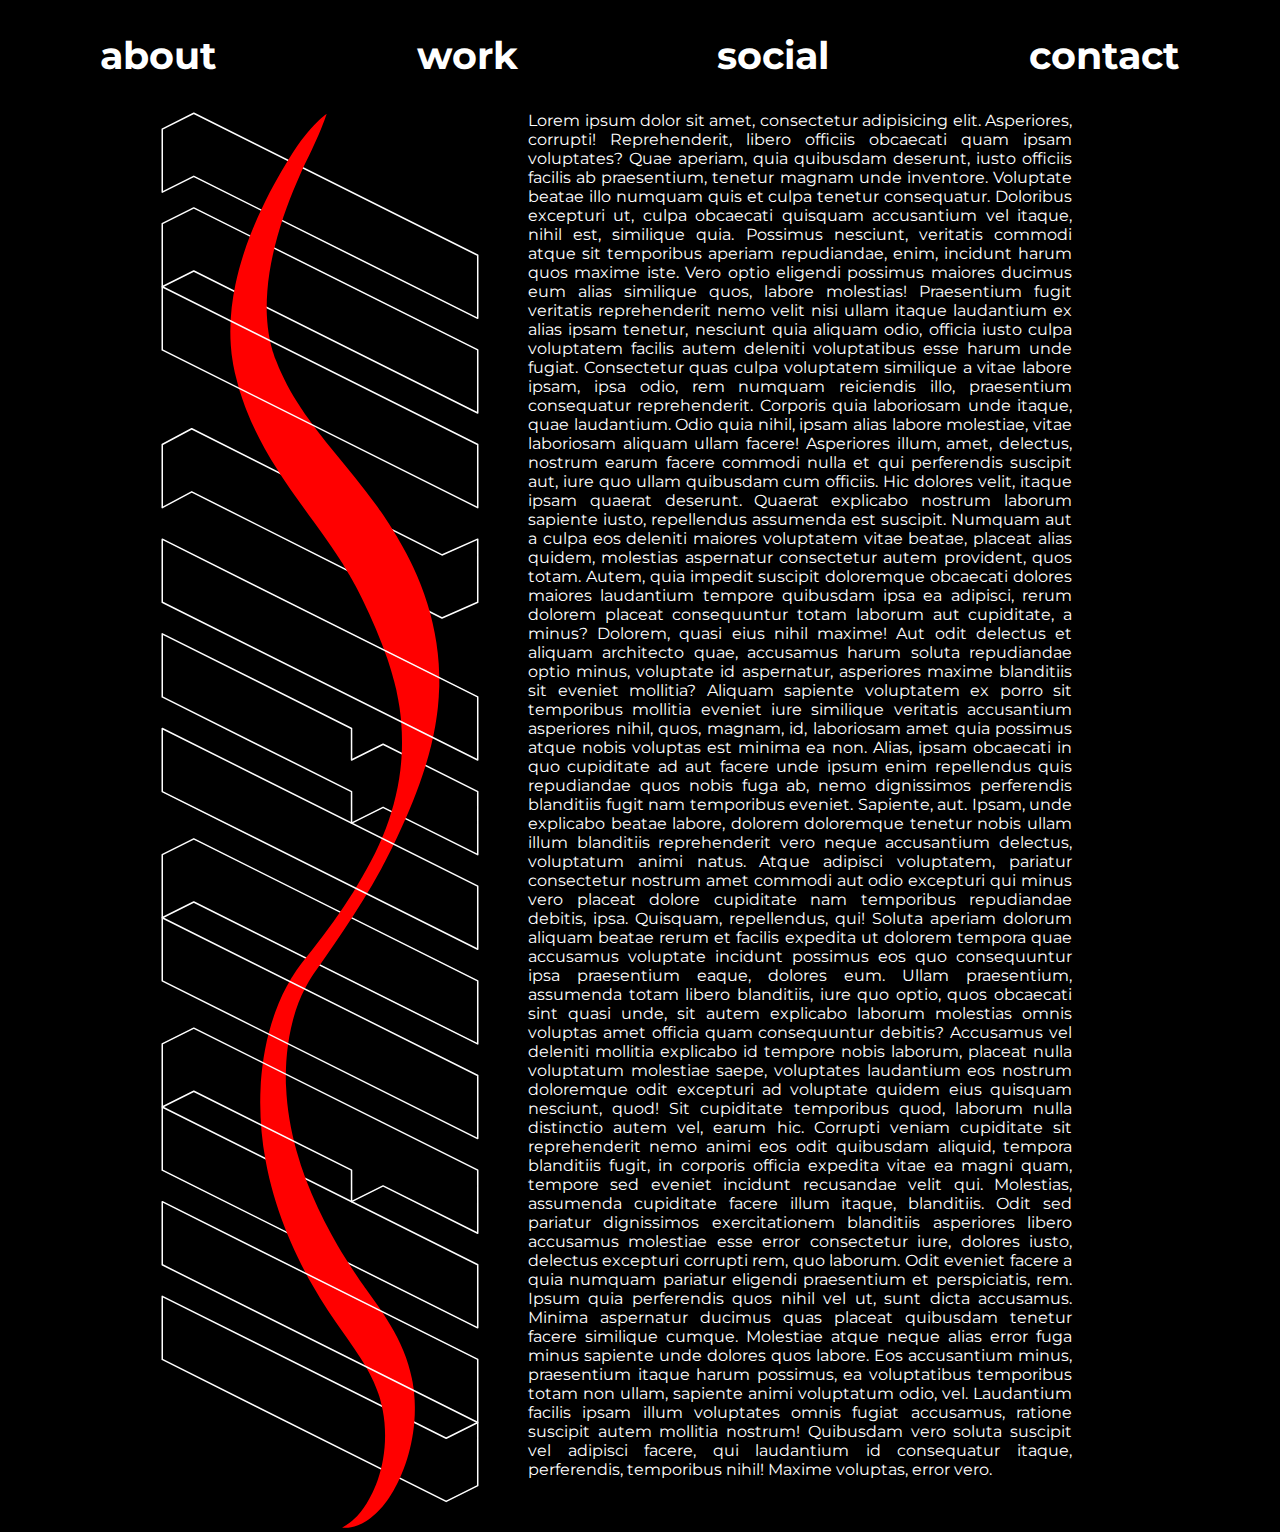
<file: p2/index.html>
<!DOCTYPE html>
<html lang="en">
<head>
	<meta charset="UTF-8">
	<meta name="viewport" content="width=device-width, user-scalable=no, initial-scale=1.0, maximum-scale=1.0, minimum-scale=1.0">
	<link rel="stylesheet" href="style2.css">
	<title>vankizm</title>
</head>
<body>
	<header>
		<nav>
			<h2><a href="index.html">about</a></h2>
			<h2><a href="work.html">work</a></h2>
			<h2><a href="social.html">social</a></h2>
			<h2><a href="contact.html">contact</a></h2>
		</nav>
	</header>
	<div class="pre">
		<div class="wrap">
			<svg viewBox="0 0 213 943.118" xml:space="preserve">
				<polygon class="st0" points="22.5,43.5 1.5,54 1.5,12 22.5,1.5 211.5,96 211.5,138 "/>
				<polygon class="st0" points="22.5,106.5 1.5,117 1.5,75 22.5,64.5 211.5,159 211.5,201 "/>
				<polygon class="st0" points="187.721,295.5 211.5,285 211.5,327 187.721,337.5 21.11,253.5 1.5,264 1.5,222 21.11,211.5 "/>
				<polygon class="st0" points="22.5,526.5 1.5,537 1.5,495 22.5,484.5 211.5,579 211.5,621 "/>
				<polygon class="st0" points="190.5,883.5 211.5,873 211.5,915 190.5,925.5 1.5,831 1.5,789 "/>
				<polygon class="st0" points="127.5,411 127.5,432 148.5,421.5 211.5,453 211.5,495 148.5,463.5 127.5,474 127.5,453 1.5,390 1.5,348 "/>
				<polygon class="st0" points="211.5,810 1.5,705 1.5,663 211.5,768 "/>
				<path class="st1" d="M121.098,943.016c0,0,0.207-0.119,0.614-0.354c0.402-0.235,1.036-0.541,1.808-1.029
					c1.512-0.941,3.712-2.461,6.182-4.836c1.259-1.135,2.514-2.632,3.858-4.227c1.306-1.672,2.65-3.539,3.981-5.659
					c1.31-2.147,2.614-4.518,3.868-7.133c0.623-1.31,1.231-2.682,1.828-4.105c0.144-0.359,0.289-0.721,0.435-1.085l0.22-0.547
					l0.055-0.137c-0.108,0.213,0.003-0.029-0.007-0.021l0.114-0.308c0.305-0.822,0.614-1.655,0.928-2.5
					c4.333-12.216,6.561-29.177,3.258-46.364c-0.112-0.532-0.224-1.066-0.336-1.603l-0.168-0.803l-0.083-0.402l-0.042-0.201
					c-0.069-0.45,0.048,0.391,0.014,0.215c-0.304-1.254-0.611-2.517-0.92-3.79l-0.224-0.958c-0.077-0.278-0.158-0.472-0.235-0.712
					c-0.153-0.457-0.307-0.915-0.461-1.375c-0.147-0.457-0.295-0.916-0.444-1.376c-0.189-0.51-0.379-1.022-0.569-1.536
					c-1.483-4.124-3.301-8.207-5.523-12.344c-4.411-8.275-10.301-16.755-17.007-26.261c-6.709-9.454-14.176-20.259-20.91-32.229
					c-1.73-2.915-3.326-5.989-4.977-9.046c-1.687-3.027-3.162-6.264-4.736-9.448c-3.081-6.421-6.022-13.087-8.688-20.033
					c-5.364-13.863-9.871-28.765-12.711-44.562c-2.888-15.761-4.12-32.388-3.216-49.118l0.067-1.567l0.034-0.784
					c0.002-0.098,0.026-0.569,0.032-0.543l0.032-0.368l0.255-2.945l0.125-1.475l0.17-1.599l0.355-3.222
					c0.245-2.14,0.576-4.18,0.863-6.274c0.358-2.074,0.698-4.151,1.097-6.219c1.609-8.269,3.854-16.427,6.72-24.334
					c2.82-7.929,6.464-15.518,10.739-22.62c0.543-0.882,1.067-1.777,1.627-2.645l1.736-2.559c1.122-1.734,2.419-3.315,3.641-4.957
					c2.373-3.026,4.752-6.059,7.135-9.097c9.479-12.085,18.61-24.659,26.952-37.948c4.168-6.644,8.126-13.474,11.794-20.503
					c3.672-6.987,7.08-14.321,9.891-21.751c5.705-14.971,9.4-30.973,10.455-46.868c0.581-7.93,0.456-15.817-0.127-23.452
					c-0.168-1.91-0.277-3.808-0.552-5.685l-0.353-2.807l-0.174-1.396l-0.232-1.385l-0.465-2.752l-0.221-1.368l-0.055-0.341
					c-0.01,0.042-0.054-0.576-0.037,0.008l-0.145-0.764l-0.578-3.055l-0.289-1.526l-0.144-0.763c-0.051-0.235-0.108-0.424-0.162-0.637
					c-0.455-1.675-0.799-3.273-1.246-4.969c-0.488-1.752-0.941-3.494-1.44-5.221c-0.518-1.719-1.035-3.435-1.552-5.149
					c-0.555-1.696-1.108-3.39-1.662-5.082c-2.286-6.732-4.848-13.298-7.583-19.75c-2.74-6.45-5.645-12.797-8.698-19.053
					c-0.745-1.571-1.55-3.114-2.322-4.671c-0.763-1.561-1.579-3.093-2.396-4.62l-1.218-2.292l-1.269-2.259l-1.265-2.256
					c0.052,0.083-0.34-0.585,0.078,0.116l-0.182-0.301l-0.363-0.602l-0.726-1.202c-0.972-1.599-1.93-3.205-2.879-4.813l-0.713-1.204
					l-0.66-1.019l-1.312-2.032c-0.875-1.361-1.748-2.718-2.62-4.073c-0.972-1.418-1.943-2.833-2.911-4.245
					c-3.833-5.674-7.911-11.328-12.014-16.953c-2.071-2.865-4.13-5.714-6.178-8.547c-2.083-2.905-4.162-5.706-6.212-8.648
					c-2.051-2.969-4.095-5.804-6.11-8.841c-2.018-2.995-4.032-5.926-5.949-9.057c-7.768-12.236-14.867-25.273-20.223-39.043
					c-1.435-3.356-2.539-6.938-3.714-10.395c-1.224-3.429-2.056-7.049-2.997-10.542c-0.228-0.876-0.456-1.751-0.683-2.623l-0.458-1.79
					l-0.229-1.189c-0.152-0.792-0.304-1.582-0.456-2.37c-0.153-0.825-0.298-1.458-0.464-2.569c-0.319-2.013-0.63-4.026-0.905-6
					c-0.172-1.847-0.344-3.685-0.515-5.513c-1.025-14.624,0.485-28.177,2.994-40.292c2.507-12.156,6.031-22.991,9.777-32.782
					c7.653-19.502,16.062-34.961,23.446-47.194c3.721-6.094,7.11-11.448,10.331-15.859c3.249-4.388,6.253-7.881,8.824-10.563
					c2.568-2.686,4.671-4.592,6.16-5.799c1.466-1.228,2.28-1.798,2.28-1.798s-1.268,4.217-4.253,11.338
					c-1.493,3.561-3.376,7.88-5.707,12.814c-2.317,4.944-5.134,10.478-7.975,16.867c-2.858,6.372-5.838,13.52-8.72,21.426
					c-2.89,7.896-5.643,16.588-7.939,25.96c-2.263,9.368-4.161,19.424-4.931,29.879c-0.368,5.216-0.576,10.531-0.298,15.824
					c0.249,5.294,0.846,10.573,1.837,15.724c0.277,1.271,0.556,2.548,0.836,3.833c0.323,1.124,0.64,2.217,0.936,3.328
					c0.105,0.463,0.411,1.352,0.639,2.075c0.243,0.756,0.487,1.513,0.731,2.273l0.367,1.14c0.152,0.545-0.105-0.418-0.041-0.233
					l0.099,0.244l0.198,0.488l0.789,1.956c1.077,2.601,2.002,5.269,3.32,7.808c1.242,2.567,2.336,5.206,3.801,7.72
					c1.389,2.544,2.71,5.122,4.313,7.62c0.761,1.262,1.525,2.53,2.292,3.803c0.756,1.274,1.654,2.504,2.475,3.764
					c0.837,1.253,1.677,2.51,2.521,3.772c0.894,1.248,1.792,2.5,2.693,3.756c0.907,1.255,1.783,2.523,2.721,3.78
					c0.958,1.251,1.919,2.507,2.883,3.767c3.848,5.03,7.942,10.161,12.207,15.35c4.34,5.324,8.732,10.712,13.173,16.159
					c4.47,5.665,9.052,11.434,13.571,17.684c1.123,1.566,2.248,3.136,3.376,4.71c1.153,1.709,2.308,3.423,3.466,5.14l1.735,2.595
					l0.866,1.299l0.736,1.185c0.985,1.578,1.966,3.164,2.936,4.765l0.731,1.198l0.366,0.6l0.183,0.3l0.425,0.731l1.516,2.672
					l1.517,2.679l1.471,2.734c0.984,1.822,1.965,3.652,2.898,5.532c0.949,1.867,1.906,3.729,2.779,5.668
					c3.611,7.654,6.818,15.721,9.449,24.166c2.632,8.441,4.71,17.252,6.07,26.307c0.295,2.274,0.591,4.55,0.887,6.829
					c0.226,2.297,0.416,4.603,0.611,6.896c0.135,2.313,0.214,4.637,0.316,6.943c0.064,2.376,0.089,4.879,0.082,7.295l-0.006,0.899
					l-0.041,0.78l-0.082,1.561l-0.164,3.124l-0.041,0.781c0.033,0.842-0.01,0.483-0.012,0.783l-0.034,0.434l-0.137,1.732l-0.296,3.454
					l-0.155,1.72l-0.216,1.712l-0.436,3.412c-0.258,2.273-0.674,4.515-1.043,6.752c-1.528,8.944-3.756,17.585-6.267,25.952
					c-5.101,16.732-11.62,32.316-18.673,47.316c-0.872,1.875-1.771,3.753-2.695,5.625c-0.916,1.883-1.824,3.749-2.733,5.526
					l-1.364,2.704l-1.428,2.774c-0.944,1.818-1.885,3.638-2.872,5.42c-3.889,7.176-7.978,14.166-12.195,21.007
					c-8.433,13.688-17.405,26.744-26.306,39.62c-2.22,3.215-4.528,6.407-6.658,9.553c-0.98,1.549-2.032,3.018-2.918,4.641l-1.38,2.378
					c-0.443,0.806-0.852,1.64-1.279,2.455c-3.399,6.545-6.004,13.601-7.962,20.841c-1.952,7.248-3.218,14.695-3.983,22.14
					c-0.184,1.864-0.313,3.733-0.463,5.589c-0.079,1.859-0.212,3.752-0.25,5.559l-0.05,2.695l-0.024,1.356l0.01,1.482l0.024,2.96
					l0.003,0.37c-0.003,0.272,0.007,0.047,0.014,0.195l0.039,0.692l0.077,1.381c0.596,14.715,3.151,28.951,6.848,42.421
					c3.704,13.482,8.684,26.178,14.238,38.099c2.825,5.936,5.693,11.747,8.772,17.309c1.553,2.774,3.051,5.545,4.665,8.219
					c1.587,2.689,3.11,5.39,4.775,7.958c1.632,2.585,3.228,5.212,4.874,7.592c1.646,2.444,3.129,4.82,4.983,7.399
					c0.882,1.265,1.761,2.524,2.635,3.777l0.651,0.942l0.526,0.74l1.3,1.814c1.724,2.424,3.498,4.825,5.228,7.309
					c6.957,9.82,13.761,20.443,18.651,32.365c2.471,5.913,4.344,12.184,5.614,18.415c0.16,0.779,0.318,1.556,0.477,2.329
					c0.13,0.846,0.26,1.689,0.39,2.529c0.123,0.837,0.245,1.671,0.367,2.502c0.055,0.405,0.126,0.85,0.166,1.219l0.078,0.99
					c0.093,1.319,0.184,2.628,0.276,3.928c-0.003-0.018,0.121,0.986,0.072,0.696l0.01,0.281l0.02,0.561l0.038,1.116
					c0.023,0.741,0.046,1.479,0.068,2.214c0.185,11.772-1.586,22.506-4.178,31.835c-1.3,4.674-2.86,8.996-4.495,13.005
					c-0.855,1.989-1.693,3.916-2.605,5.737c-0.223,0.458-0.445,0.913-0.665,1.366c-0.243,0.46-0.484,0.917-0.723,1.371
					c-0.24,0.451-0.478,0.9-0.715,1.345c-0.238,0.45-0.474,0.894-0.695,1.248c-0.45,0.755-0.893,1.5-1.331,2.235l-0.164,0.275
					c-0.056,0.104,0.011-0.039-0.147,0.268l-0.093,0.146l-0.37,0.582c-0.246,0.385-0.49,0.768-0.733,1.147
					c-0.987,1.504-1.98,2.929-3.013,4.243c-2.04,2.649-4.142,4.93-6.218,6.864c-2.086,1.929-4.166,3.483-6.123,4.75
					c-1.992,1.225-3.859,2.16-5.577,2.822c-3.438,1.33-6.163,1.661-7.99,1.742c-0.896,0.04-1.565-0.046-2.018-0.049
					C121.328,943.03,121.098,943.016,121.098,943.016z"/>
				<polygon class="st0" points="22.5,610.5 211.5,705 211.5,747 148.5,715.5 127.5,726 127.5,705 22.5,652.5 1.5,663 1.5,621 "/>
				<polygon class="st0" points="211.5,558 1.5,453 1.5,411 211.5,516 "/>
				<polygon class="st0" points="211.5,684 1.5,579 1.5,537 211.5,642 "/>
				<polygon class="st0" points="211.5,432 1.5,327 1.5,285 211.5,390 "/>
				<polygon class="st0" points="211.5,264 1.5,159 1.5,117 211.5,222 "/>
				<polygon class="st0" points="1.5,726 211.5,831 211.5,873 1.5,768 "/>
			</svg>
		</div>
		<div class="text">
			<p>
				Lorem ipsum dolor sit amet, consectetur adipisicing elit. Asperiores, corrupti! Reprehenderit, libero officiis obcaecati quam ipsam voluptates? Quae aperiam, quia quibusdam deserunt, iusto officiis facilis ab praesentium, tenetur magnam unde inventore. Voluptate beatae illo numquam quis et culpa tenetur consequatur. Doloribus excepturi ut, culpa obcaecati quisquam accusantium vel itaque, nihil est, similique quia. Possimus nesciunt, veritatis commodi atque sit temporibus aperiam repudiandae, enim, incidunt harum quos maxime iste. Vero optio eligendi possimus maiores ducimus eum alias similique quos, labore molestias! Praesentium fugit veritatis reprehenderit nemo velit nisi ullam itaque laudantium ex alias ipsam tenetur, nesciunt quia aliquam odio, officia iusto culpa voluptatem facilis autem deleniti voluptatibus esse harum unde fugiat. Consectetur quas culpa voluptatem similique a vitae labore ipsam, ipsa odio, rem numquam reiciendis illo, praesentium consequatur reprehenderit. Corporis quia laboriosam unde itaque, quae laudantium. Odio quia nihil, ipsam alias labore molestiae, vitae laboriosam aliquam ullam facere! Asperiores illum, amet, delectus, nostrum earum facere commodi nulla et qui perferendis suscipit aut, iure quo ullam quibusdam cum officiis. Hic dolores velit, itaque ipsam quaerat deserunt. Quaerat explicabo nostrum laborum sapiente iusto, repellendus assumenda est suscipit. Numquam aut a culpa eos deleniti maiores voluptatem vitae beatae, placeat alias quidem, molestias aspernatur consectetur autem provident, quos totam. Autem, quia impedit suscipit doloremque obcaecati dolores maiores laudantium tempore quibusdam ipsa ea adipisci, rerum dolorem placeat consequuntur totam laborum aut cupiditate, a minus? Dolorem, quasi eius nihil maxime! Aut odit delectus et aliquam architecto quae, accusamus harum soluta repudiandae optio minus, voluptate id aspernatur, asperiores maxime blanditiis sit eveniet mollitia? Aliquam sapiente voluptatem ex porro sit temporibus mollitia eveniet iure similique veritatis accusantium asperiores nihil, quos, magnam, id, laboriosam amet quia possimus atque nobis voluptas est minima ea non. Alias, ipsam obcaecati in quo cupiditate ad aut facere unde ipsum enim repellendus quis repudiandae quos nobis fuga ab, nemo dignissimos perferendis blanditiis fugit nam temporibus eveniet. Sapiente, aut. Ipsam, unde explicabo beatae labore, dolorem doloremque tenetur nobis ullam illum blanditiis reprehenderit vero neque accusantium delectus, voluptatum animi natus. Atque adipisci voluptatem, pariatur consectetur nostrum amet commodi aut odio excepturi qui minus vero placeat dolore cupiditate nam temporibus repudiandae debitis, ipsa. Quisquam, repellendus, qui! Soluta aperiam dolorum aliquam beatae rerum et facilis expedita ut dolorem tempora quae accusamus voluptate incidunt possimus eos quo consequuntur ipsa praesentium eaque, dolores eum. Ullam praesentium, assumenda totam libero blanditiis, iure quo optio, quos obcaecati sint quasi unde, sit autem explicabo laborum molestias omnis voluptas amet officia quam consequuntur debitis? Accusamus vel deleniti mollitia explicabo id tempore nobis laborum, placeat nulla voluptatum molestiae saepe, voluptates laudantium eos nostrum doloremque odit excepturi ad voluptate quidem eius quisquam nesciunt, quod! Sit cupiditate temporibus quod, laborum nulla distinctio autem vel, earum hic. Corrupti veniam cupiditate sit reprehenderit nemo animi eos odit quibusdam aliquid, tempora blanditiis fugit, in corporis officia expedita vitae ea magni quam, tempore sed eveniet incidunt recusandae velit qui. Molestias, assumenda cupiditate facere illum itaque, blanditiis. Odit sed pariatur dignissimos exercitationem blanditiis asperiores libero accusamus molestiae esse error consectetur iure, dolores iusto, delectus excepturi corrupti rem, quo laborum. Odit eveniet facere a quia numquam pariatur eligendi praesentium et perspiciatis, rem. Ipsum quia perferendis quos nihil vel ut, sunt dicta accusamus. Minima aspernatur ducimus quas placeat quibusdam tenetur facere similique cumque. Molestiae atque neque alias error fuga minus sapiente unde dolores quos labore. Eos accusantium minus, praesentium itaque harum possimus, ea voluptatibus temporibus totam non ullam, sapiente animi voluptatum odio, vel. Laudantium facilis ipsam illum voluptates omnis fugiat accusamus, ratione suscipit autem mollitia nostrum! Quibusdam vero soluta suscipit vel adipisci facere, qui laudantium id consequatur itaque, perferendis, temporibus nihil! Maxime voluptas, error vero.
			</p>
		</div>
	</div>
</body>
</html>
</file>
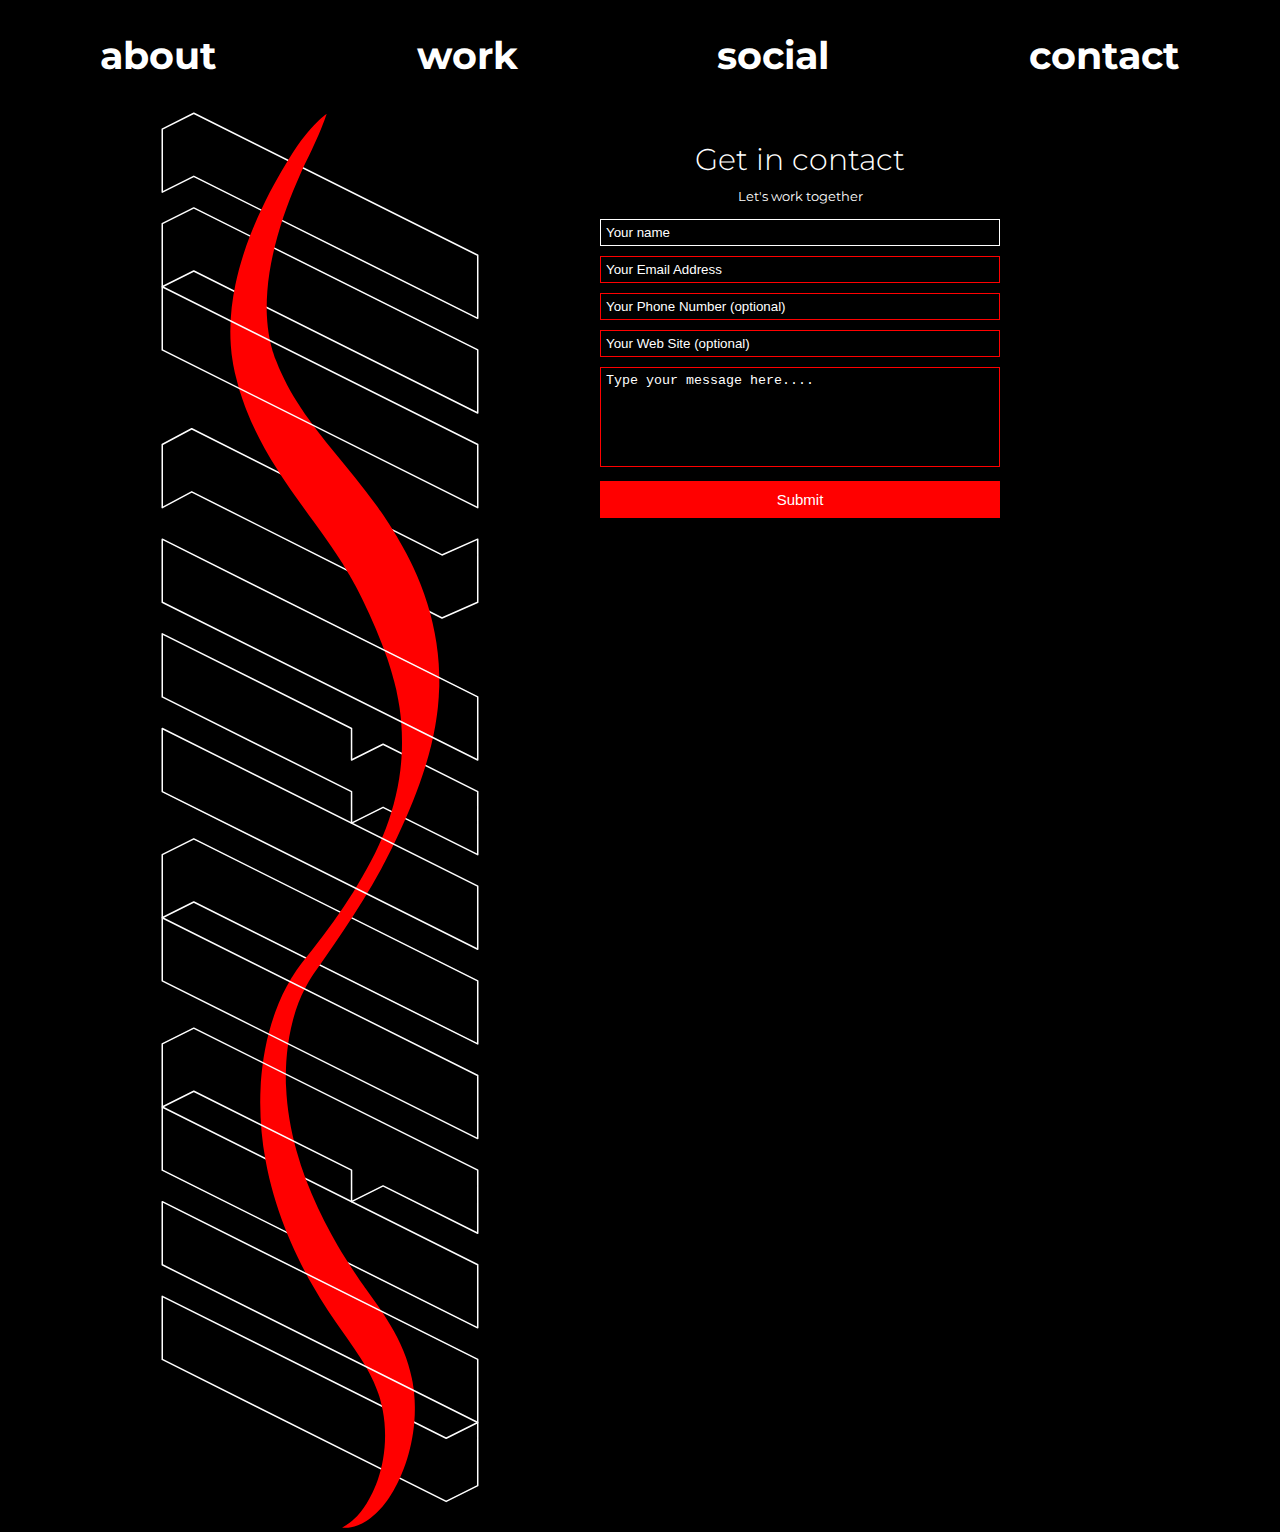
<file: p2/contact.html>
<!DOCTYPE html>
<html lang="en">
<head>
	<meta charset="UTF-8">
	<meta name="viewport" content="width=device-width, user-scalable=no, initial-scale=1.0, maximum-scale=1.0, minimum-scale=1.0">
	<link rel="stylesheet" href="style2.css">
	<title>vankizm</title>
</head>
<body>
	<header>
		<nav>
			<h2><a href="index.html">about</a></h2>
			<h2><a href="work.html">work</a></h2>
			<h2><a href="social.html">social</a></h2>
			<h2><a href="contact.html">contact</a></h2>
		</nav>
	</header>
	<div class="pre">
		<div class="wrap">
			<svg viewBox="0 0 213 943.118" xml:space="preserve">
				<polygon class="st0" points="22.5,43.5 1.5,54 1.5,12 22.5,1.5 211.5,96 211.5,138 "/>
				<polygon class="st0" points="22.5,106.5 1.5,117 1.5,75 22.5,64.5 211.5,159 211.5,201 "/>
				<polygon class="st0" points="187.721,295.5 211.5,285 211.5,327 187.721,337.5 21.11,253.5 1.5,264 1.5,222 21.11,211.5 "/>
				<polygon class="st0" points="22.5,526.5 1.5,537 1.5,495 22.5,484.5 211.5,579 211.5,621 "/>
				<polygon class="st0" points="190.5,883.5 211.5,873 211.5,915 190.5,925.5 1.5,831 1.5,789 "/>
				<polygon class="st0" points="127.5,411 127.5,432 148.5,421.5 211.5,453 211.5,495 148.5,463.5 127.5,474 127.5,453 1.5,390 1.5,348 "/>
				<polygon class="st0" points="211.5,810 1.5,705 1.5,663 211.5,768 "/>
				<path class="st1" d="M121.098,943.016c0,0,0.207-0.119,0.614-0.354c0.402-0.235,1.036-0.541,1.808-1.029
					c1.512-0.941,3.712-2.461,6.182-4.836c1.259-1.135,2.514-2.632,3.858-4.227c1.306-1.672,2.65-3.539,3.981-5.659
					c1.31-2.147,2.614-4.518,3.868-7.133c0.623-1.31,1.231-2.682,1.828-4.105c0.144-0.359,0.289-0.721,0.435-1.085l0.22-0.547
					l0.055-0.137c-0.108,0.213,0.003-0.029-0.007-0.021l0.114-0.308c0.305-0.822,0.614-1.655,0.928-2.5
					c4.333-12.216,6.561-29.177,3.258-46.364c-0.112-0.532-0.224-1.066-0.336-1.603l-0.168-0.803l-0.083-0.402l-0.042-0.201
					c-0.069-0.45,0.048,0.391,0.014,0.215c-0.304-1.254-0.611-2.517-0.92-3.79l-0.224-0.958c-0.077-0.278-0.158-0.472-0.235-0.712
					c-0.153-0.457-0.307-0.915-0.461-1.375c-0.147-0.457-0.295-0.916-0.444-1.376c-0.189-0.51-0.379-1.022-0.569-1.536
					c-1.483-4.124-3.301-8.207-5.523-12.344c-4.411-8.275-10.301-16.755-17.007-26.261c-6.709-9.454-14.176-20.259-20.91-32.229
					c-1.73-2.915-3.326-5.989-4.977-9.046c-1.687-3.027-3.162-6.264-4.736-9.448c-3.081-6.421-6.022-13.087-8.688-20.033
					c-5.364-13.863-9.871-28.765-12.711-44.562c-2.888-15.761-4.12-32.388-3.216-49.118l0.067-1.567l0.034-0.784
					c0.002-0.098,0.026-0.569,0.032-0.543l0.032-0.368l0.255-2.945l0.125-1.475l0.17-1.599l0.355-3.222
					c0.245-2.14,0.576-4.18,0.863-6.274c0.358-2.074,0.698-4.151,1.097-6.219c1.609-8.269,3.854-16.427,6.72-24.334
					c2.82-7.929,6.464-15.518,10.739-22.62c0.543-0.882,1.067-1.777,1.627-2.645l1.736-2.559c1.122-1.734,2.419-3.315,3.641-4.957
					c2.373-3.026,4.752-6.059,7.135-9.097c9.479-12.085,18.61-24.659,26.952-37.948c4.168-6.644,8.126-13.474,11.794-20.503
					c3.672-6.987,7.08-14.321,9.891-21.751c5.705-14.971,9.4-30.973,10.455-46.868c0.581-7.93,0.456-15.817-0.127-23.452
					c-0.168-1.91-0.277-3.808-0.552-5.685l-0.353-2.807l-0.174-1.396l-0.232-1.385l-0.465-2.752l-0.221-1.368l-0.055-0.341
					c-0.01,0.042-0.054-0.576-0.037,0.008l-0.145-0.764l-0.578-3.055l-0.289-1.526l-0.144-0.763c-0.051-0.235-0.108-0.424-0.162-0.637
					c-0.455-1.675-0.799-3.273-1.246-4.969c-0.488-1.752-0.941-3.494-1.44-5.221c-0.518-1.719-1.035-3.435-1.552-5.149
					c-0.555-1.696-1.108-3.39-1.662-5.082c-2.286-6.732-4.848-13.298-7.583-19.75c-2.74-6.45-5.645-12.797-8.698-19.053
					c-0.745-1.571-1.55-3.114-2.322-4.671c-0.763-1.561-1.579-3.093-2.396-4.62l-1.218-2.292l-1.269-2.259l-1.265-2.256
					c0.052,0.083-0.34-0.585,0.078,0.116l-0.182-0.301l-0.363-0.602l-0.726-1.202c-0.972-1.599-1.93-3.205-2.879-4.813l-0.713-1.204
					l-0.66-1.019l-1.312-2.032c-0.875-1.361-1.748-2.718-2.62-4.073c-0.972-1.418-1.943-2.833-2.911-4.245
					c-3.833-5.674-7.911-11.328-12.014-16.953c-2.071-2.865-4.13-5.714-6.178-8.547c-2.083-2.905-4.162-5.706-6.212-8.648
					c-2.051-2.969-4.095-5.804-6.11-8.841c-2.018-2.995-4.032-5.926-5.949-9.057c-7.768-12.236-14.867-25.273-20.223-39.043
					c-1.435-3.356-2.539-6.938-3.714-10.395c-1.224-3.429-2.056-7.049-2.997-10.542c-0.228-0.876-0.456-1.751-0.683-2.623l-0.458-1.79
					l-0.229-1.189c-0.152-0.792-0.304-1.582-0.456-2.37c-0.153-0.825-0.298-1.458-0.464-2.569c-0.319-2.013-0.63-4.026-0.905-6
					c-0.172-1.847-0.344-3.685-0.515-5.513c-1.025-14.624,0.485-28.177,2.994-40.292c2.507-12.156,6.031-22.991,9.777-32.782
					c7.653-19.502,16.062-34.961,23.446-47.194c3.721-6.094,7.11-11.448,10.331-15.859c3.249-4.388,6.253-7.881,8.824-10.563
					c2.568-2.686,4.671-4.592,6.16-5.799c1.466-1.228,2.28-1.798,2.28-1.798s-1.268,4.217-4.253,11.338
					c-1.493,3.561-3.376,7.88-5.707,12.814c-2.317,4.944-5.134,10.478-7.975,16.867c-2.858,6.372-5.838,13.52-8.72,21.426
					c-2.89,7.896-5.643,16.588-7.939,25.96c-2.263,9.368-4.161,19.424-4.931,29.879c-0.368,5.216-0.576,10.531-0.298,15.824
					c0.249,5.294,0.846,10.573,1.837,15.724c0.277,1.271,0.556,2.548,0.836,3.833c0.323,1.124,0.64,2.217,0.936,3.328
					c0.105,0.463,0.411,1.352,0.639,2.075c0.243,0.756,0.487,1.513,0.731,2.273l0.367,1.14c0.152,0.545-0.105-0.418-0.041-0.233
					l0.099,0.244l0.198,0.488l0.789,1.956c1.077,2.601,2.002,5.269,3.32,7.808c1.242,2.567,2.336,5.206,3.801,7.72
					c1.389,2.544,2.71,5.122,4.313,7.62c0.761,1.262,1.525,2.53,2.292,3.803c0.756,1.274,1.654,2.504,2.475,3.764
					c0.837,1.253,1.677,2.51,2.521,3.772c0.894,1.248,1.792,2.5,2.693,3.756c0.907,1.255,1.783,2.523,2.721,3.78
					c0.958,1.251,1.919,2.507,2.883,3.767c3.848,5.03,7.942,10.161,12.207,15.35c4.34,5.324,8.732,10.712,13.173,16.159
					c4.47,5.665,9.052,11.434,13.571,17.684c1.123,1.566,2.248,3.136,3.376,4.71c1.153,1.709,2.308,3.423,3.466,5.14l1.735,2.595
					l0.866,1.299l0.736,1.185c0.985,1.578,1.966,3.164,2.936,4.765l0.731,1.198l0.366,0.6l0.183,0.3l0.425,0.731l1.516,2.672
					l1.517,2.679l1.471,2.734c0.984,1.822,1.965,3.652,2.898,5.532c0.949,1.867,1.906,3.729,2.779,5.668
					c3.611,7.654,6.818,15.721,9.449,24.166c2.632,8.441,4.71,17.252,6.07,26.307c0.295,2.274,0.591,4.55,0.887,6.829
					c0.226,2.297,0.416,4.603,0.611,6.896c0.135,2.313,0.214,4.637,0.316,6.943c0.064,2.376,0.089,4.879,0.082,7.295l-0.006,0.899
					l-0.041,0.78l-0.082,1.561l-0.164,3.124l-0.041,0.781c0.033,0.842-0.01,0.483-0.012,0.783l-0.034,0.434l-0.137,1.732l-0.296,3.454
					l-0.155,1.72l-0.216,1.712l-0.436,3.412c-0.258,2.273-0.674,4.515-1.043,6.752c-1.528,8.944-3.756,17.585-6.267,25.952
					c-5.101,16.732-11.62,32.316-18.673,47.316c-0.872,1.875-1.771,3.753-2.695,5.625c-0.916,1.883-1.824,3.749-2.733,5.526
					l-1.364,2.704l-1.428,2.774c-0.944,1.818-1.885,3.638-2.872,5.42c-3.889,7.176-7.978,14.166-12.195,21.007
					c-8.433,13.688-17.405,26.744-26.306,39.62c-2.22,3.215-4.528,6.407-6.658,9.553c-0.98,1.549-2.032,3.018-2.918,4.641l-1.38,2.378
					c-0.443,0.806-0.852,1.64-1.279,2.455c-3.399,6.545-6.004,13.601-7.962,20.841c-1.952,7.248-3.218,14.695-3.983,22.14
					c-0.184,1.864-0.313,3.733-0.463,5.589c-0.079,1.859-0.212,3.752-0.25,5.559l-0.05,2.695l-0.024,1.356l0.01,1.482l0.024,2.96
					l0.003,0.37c-0.003,0.272,0.007,0.047,0.014,0.195l0.039,0.692l0.077,1.381c0.596,14.715,3.151,28.951,6.848,42.421
					c3.704,13.482,8.684,26.178,14.238,38.099c2.825,5.936,5.693,11.747,8.772,17.309c1.553,2.774,3.051,5.545,4.665,8.219
					c1.587,2.689,3.11,5.39,4.775,7.958c1.632,2.585,3.228,5.212,4.874,7.592c1.646,2.444,3.129,4.82,4.983,7.399
					c0.882,1.265,1.761,2.524,2.635,3.777l0.651,0.942l0.526,0.74l1.3,1.814c1.724,2.424,3.498,4.825,5.228,7.309
					c6.957,9.82,13.761,20.443,18.651,32.365c2.471,5.913,4.344,12.184,5.614,18.415c0.16,0.779,0.318,1.556,0.477,2.329
					c0.13,0.846,0.26,1.689,0.39,2.529c0.123,0.837,0.245,1.671,0.367,2.502c0.055,0.405,0.126,0.85,0.166,1.219l0.078,0.99
					c0.093,1.319,0.184,2.628,0.276,3.928c-0.003-0.018,0.121,0.986,0.072,0.696l0.01,0.281l0.02,0.561l0.038,1.116
					c0.023,0.741,0.046,1.479,0.068,2.214c0.185,11.772-1.586,22.506-4.178,31.835c-1.3,4.674-2.86,8.996-4.495,13.005
					c-0.855,1.989-1.693,3.916-2.605,5.737c-0.223,0.458-0.445,0.913-0.665,1.366c-0.243,0.46-0.484,0.917-0.723,1.371
					c-0.24,0.451-0.478,0.9-0.715,1.345c-0.238,0.45-0.474,0.894-0.695,1.248c-0.45,0.755-0.893,1.5-1.331,2.235l-0.164,0.275
					c-0.056,0.104,0.011-0.039-0.147,0.268l-0.093,0.146l-0.37,0.582c-0.246,0.385-0.49,0.768-0.733,1.147
					c-0.987,1.504-1.98,2.929-3.013,4.243c-2.04,2.649-4.142,4.93-6.218,6.864c-2.086,1.929-4.166,3.483-6.123,4.75
					c-1.992,1.225-3.859,2.16-5.577,2.822c-3.438,1.33-6.163,1.661-7.99,1.742c-0.896,0.04-1.565-0.046-2.018-0.049
					C121.328,943.03,121.098,943.016,121.098,943.016z"/>
				<polygon class="st0" points="22.5,610.5 211.5,705 211.5,747 148.5,715.5 127.5,726 127.5,705 22.5,652.5 1.5,663 1.5,621 "/>
				<polygon class="st0" points="211.5,558 1.5,453 1.5,411 211.5,516 "/>
				<polygon class="st0" points="211.5,684 1.5,579 1.5,537 211.5,642 "/>
				<polygon class="st0" points="211.5,432 1.5,327 1.5,285 211.5,390 "/>
				<polygon class="st0" points="211.5,264 1.5,159 1.5,117 211.5,222 "/>
				<polygon class="st0" points="1.5,726 211.5,831 211.5,873 1.5,768 "/>
			</svg>
		</div>
		<div class="text">
			<div class="container">  
  <form id="contact" action="" method="post">
    <h3>Get in contact</h3>
    <h4>Let's work together</h4>
    <fieldset>
      <input placeholder="Your name" type="text" tabindex="1" required autofocus>
    </fieldset>
    <fieldset>
      <input placeholder="Your Email Address" type="email" tabindex="2" required>
    </fieldset>
    <fieldset>
      <input placeholder="Your Phone Number (optional)" type="tel" tabindex="3" required>
    </fieldset>
    <fieldset>
      <input placeholder="Your Web Site (optional)" type="url" tabindex="4" required>
    </fieldset>
    <fieldset>
      <textarea placeholder="Type your message here...." tabindex="5" required></textarea>
    </fieldset>
    <fieldset>
      <button name="submit" type="submit" id="contact-submit" data-submit="...Sending">Submit</button>
    </fieldset>
  </form>
</div>
		</div>
	</div>
</body>
</html>
</file>
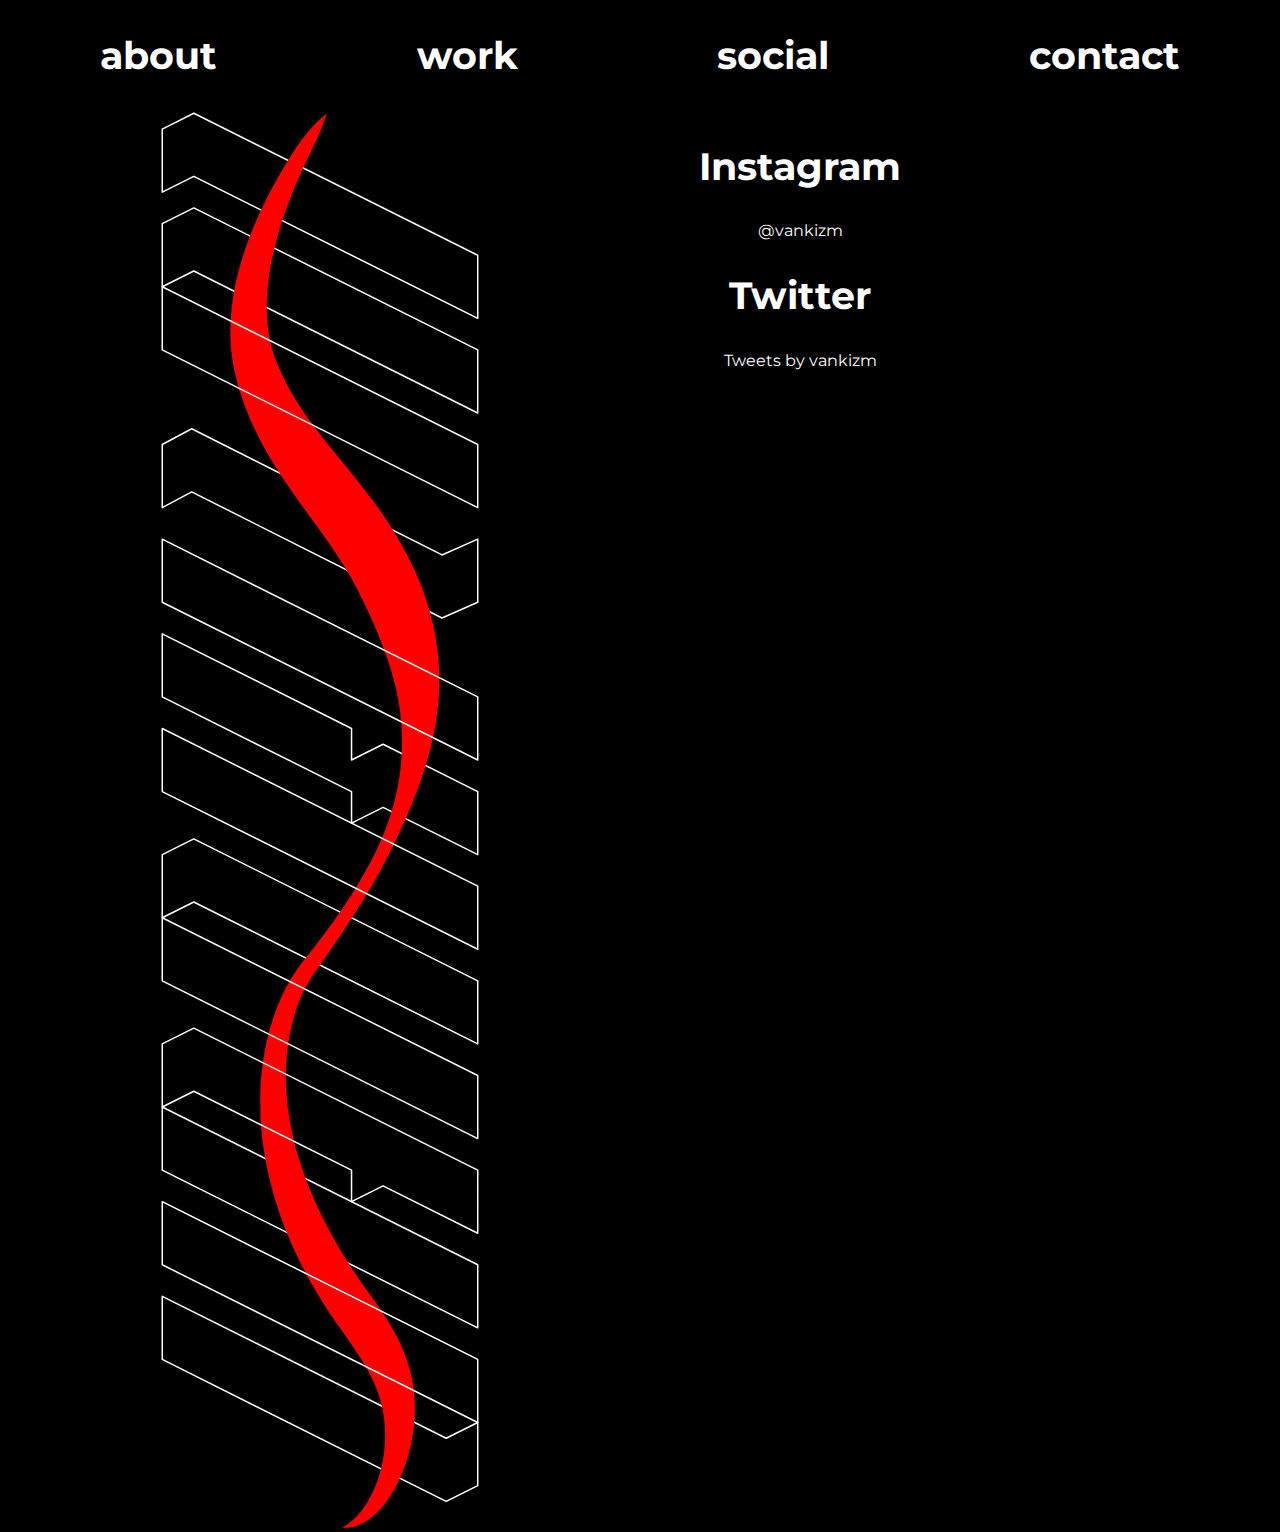
<file: p2/social.html>
<!DOCTYPE html>
<html lang="en">
<head>
	<meta charset="UTF-8">
	<meta name="viewport" content="width=device-width, user-scalable=no, initial-scale=1.0, maximum-scale=1.0, minimum-scale=1.0">
	<link rel="stylesheet" href="style2.css">
	<title>vankizm</title>
</head>
<body>
	<header>
		<nav>
			<h2><a href="index.html">about</a></h2>
			<h2><a href="work.html">work</a></h2>
			<h2><a href="social.html">social</a></h2>
			<h2><a href="contact.html">contact</a></h2>
		</nav>
	</header>
	<div class="pre">
		<div class="wrap">
			<svg viewBox="0 0 213 943.118" xml:space="preserve">
				<polygon class="st0" points="22.5,43.5 1.5,54 1.5,12 22.5,1.5 211.5,96 211.5,138 "/>
				<polygon class="st0" points="22.5,106.5 1.5,117 1.5,75 22.5,64.5 211.5,159 211.5,201 "/>
				<polygon class="st0" points="187.721,295.5 211.5,285 211.5,327 187.721,337.5 21.11,253.5 1.5,264 1.5,222 21.11,211.5 "/>
				<polygon class="st0" points="22.5,526.5 1.5,537 1.5,495 22.5,484.5 211.5,579 211.5,621 "/>
				<polygon class="st0" points="190.5,883.5 211.5,873 211.5,915 190.5,925.5 1.5,831 1.5,789 "/>
				<polygon class="st0" points="127.5,411 127.5,432 148.5,421.5 211.5,453 211.5,495 148.5,463.5 127.5,474 127.5,453 1.5,390 1.5,348 "/>
				<polygon class="st0" points="211.5,810 1.5,705 1.5,663 211.5,768 "/>
				<path class="st1" d="M121.098,943.016c0,0,0.207-0.119,0.614-0.354c0.402-0.235,1.036-0.541,1.808-1.029
					c1.512-0.941,3.712-2.461,6.182-4.836c1.259-1.135,2.514-2.632,3.858-4.227c1.306-1.672,2.65-3.539,3.981-5.659
					c1.31-2.147,2.614-4.518,3.868-7.133c0.623-1.31,1.231-2.682,1.828-4.105c0.144-0.359,0.289-0.721,0.435-1.085l0.22-0.547
					l0.055-0.137c-0.108,0.213,0.003-0.029-0.007-0.021l0.114-0.308c0.305-0.822,0.614-1.655,0.928-2.5
					c4.333-12.216,6.561-29.177,3.258-46.364c-0.112-0.532-0.224-1.066-0.336-1.603l-0.168-0.803l-0.083-0.402l-0.042-0.201
					c-0.069-0.45,0.048,0.391,0.014,0.215c-0.304-1.254-0.611-2.517-0.92-3.79l-0.224-0.958c-0.077-0.278-0.158-0.472-0.235-0.712
					c-0.153-0.457-0.307-0.915-0.461-1.375c-0.147-0.457-0.295-0.916-0.444-1.376c-0.189-0.51-0.379-1.022-0.569-1.536
					c-1.483-4.124-3.301-8.207-5.523-12.344c-4.411-8.275-10.301-16.755-17.007-26.261c-6.709-9.454-14.176-20.259-20.91-32.229
					c-1.73-2.915-3.326-5.989-4.977-9.046c-1.687-3.027-3.162-6.264-4.736-9.448c-3.081-6.421-6.022-13.087-8.688-20.033
					c-5.364-13.863-9.871-28.765-12.711-44.562c-2.888-15.761-4.12-32.388-3.216-49.118l0.067-1.567l0.034-0.784
					c0.002-0.098,0.026-0.569,0.032-0.543l0.032-0.368l0.255-2.945l0.125-1.475l0.17-1.599l0.355-3.222
					c0.245-2.14,0.576-4.18,0.863-6.274c0.358-2.074,0.698-4.151,1.097-6.219c1.609-8.269,3.854-16.427,6.72-24.334
					c2.82-7.929,6.464-15.518,10.739-22.62c0.543-0.882,1.067-1.777,1.627-2.645l1.736-2.559c1.122-1.734,2.419-3.315,3.641-4.957
					c2.373-3.026,4.752-6.059,7.135-9.097c9.479-12.085,18.61-24.659,26.952-37.948c4.168-6.644,8.126-13.474,11.794-20.503
					c3.672-6.987,7.08-14.321,9.891-21.751c5.705-14.971,9.4-30.973,10.455-46.868c0.581-7.93,0.456-15.817-0.127-23.452
					c-0.168-1.91-0.277-3.808-0.552-5.685l-0.353-2.807l-0.174-1.396l-0.232-1.385l-0.465-2.752l-0.221-1.368l-0.055-0.341
					c-0.01,0.042-0.054-0.576-0.037,0.008l-0.145-0.764l-0.578-3.055l-0.289-1.526l-0.144-0.763c-0.051-0.235-0.108-0.424-0.162-0.637
					c-0.455-1.675-0.799-3.273-1.246-4.969c-0.488-1.752-0.941-3.494-1.44-5.221c-0.518-1.719-1.035-3.435-1.552-5.149
					c-0.555-1.696-1.108-3.39-1.662-5.082c-2.286-6.732-4.848-13.298-7.583-19.75c-2.74-6.45-5.645-12.797-8.698-19.053
					c-0.745-1.571-1.55-3.114-2.322-4.671c-0.763-1.561-1.579-3.093-2.396-4.62l-1.218-2.292l-1.269-2.259l-1.265-2.256
					c0.052,0.083-0.34-0.585,0.078,0.116l-0.182-0.301l-0.363-0.602l-0.726-1.202c-0.972-1.599-1.93-3.205-2.879-4.813l-0.713-1.204
					l-0.66-1.019l-1.312-2.032c-0.875-1.361-1.748-2.718-2.62-4.073c-0.972-1.418-1.943-2.833-2.911-4.245
					c-3.833-5.674-7.911-11.328-12.014-16.953c-2.071-2.865-4.13-5.714-6.178-8.547c-2.083-2.905-4.162-5.706-6.212-8.648
					c-2.051-2.969-4.095-5.804-6.11-8.841c-2.018-2.995-4.032-5.926-5.949-9.057c-7.768-12.236-14.867-25.273-20.223-39.043
					c-1.435-3.356-2.539-6.938-3.714-10.395c-1.224-3.429-2.056-7.049-2.997-10.542c-0.228-0.876-0.456-1.751-0.683-2.623l-0.458-1.79
					l-0.229-1.189c-0.152-0.792-0.304-1.582-0.456-2.37c-0.153-0.825-0.298-1.458-0.464-2.569c-0.319-2.013-0.63-4.026-0.905-6
					c-0.172-1.847-0.344-3.685-0.515-5.513c-1.025-14.624,0.485-28.177,2.994-40.292c2.507-12.156,6.031-22.991,9.777-32.782
					c7.653-19.502,16.062-34.961,23.446-47.194c3.721-6.094,7.11-11.448,10.331-15.859c3.249-4.388,6.253-7.881,8.824-10.563
					c2.568-2.686,4.671-4.592,6.16-5.799c1.466-1.228,2.28-1.798,2.28-1.798s-1.268,4.217-4.253,11.338
					c-1.493,3.561-3.376,7.88-5.707,12.814c-2.317,4.944-5.134,10.478-7.975,16.867c-2.858,6.372-5.838,13.52-8.72,21.426
					c-2.89,7.896-5.643,16.588-7.939,25.96c-2.263,9.368-4.161,19.424-4.931,29.879c-0.368,5.216-0.576,10.531-0.298,15.824
					c0.249,5.294,0.846,10.573,1.837,15.724c0.277,1.271,0.556,2.548,0.836,3.833c0.323,1.124,0.64,2.217,0.936,3.328
					c0.105,0.463,0.411,1.352,0.639,2.075c0.243,0.756,0.487,1.513,0.731,2.273l0.367,1.14c0.152,0.545-0.105-0.418-0.041-0.233
					l0.099,0.244l0.198,0.488l0.789,1.956c1.077,2.601,2.002,5.269,3.32,7.808c1.242,2.567,2.336,5.206,3.801,7.72
					c1.389,2.544,2.71,5.122,4.313,7.62c0.761,1.262,1.525,2.53,2.292,3.803c0.756,1.274,1.654,2.504,2.475,3.764
					c0.837,1.253,1.677,2.51,2.521,3.772c0.894,1.248,1.792,2.5,2.693,3.756c0.907,1.255,1.783,2.523,2.721,3.78
					c0.958,1.251,1.919,2.507,2.883,3.767c3.848,5.03,7.942,10.161,12.207,15.35c4.34,5.324,8.732,10.712,13.173,16.159
					c4.47,5.665,9.052,11.434,13.571,17.684c1.123,1.566,2.248,3.136,3.376,4.71c1.153,1.709,2.308,3.423,3.466,5.14l1.735,2.595
					l0.866,1.299l0.736,1.185c0.985,1.578,1.966,3.164,2.936,4.765l0.731,1.198l0.366,0.6l0.183,0.3l0.425,0.731l1.516,2.672
					l1.517,2.679l1.471,2.734c0.984,1.822,1.965,3.652,2.898,5.532c0.949,1.867,1.906,3.729,2.779,5.668
					c3.611,7.654,6.818,15.721,9.449,24.166c2.632,8.441,4.71,17.252,6.07,26.307c0.295,2.274,0.591,4.55,0.887,6.829
					c0.226,2.297,0.416,4.603,0.611,6.896c0.135,2.313,0.214,4.637,0.316,6.943c0.064,2.376,0.089,4.879,0.082,7.295l-0.006,0.899
					l-0.041,0.78l-0.082,1.561l-0.164,3.124l-0.041,0.781c0.033,0.842-0.01,0.483-0.012,0.783l-0.034,0.434l-0.137,1.732l-0.296,3.454
					l-0.155,1.72l-0.216,1.712l-0.436,3.412c-0.258,2.273-0.674,4.515-1.043,6.752c-1.528,8.944-3.756,17.585-6.267,25.952
					c-5.101,16.732-11.62,32.316-18.673,47.316c-0.872,1.875-1.771,3.753-2.695,5.625c-0.916,1.883-1.824,3.749-2.733,5.526
					l-1.364,2.704l-1.428,2.774c-0.944,1.818-1.885,3.638-2.872,5.42c-3.889,7.176-7.978,14.166-12.195,21.007
					c-8.433,13.688-17.405,26.744-26.306,39.62c-2.22,3.215-4.528,6.407-6.658,9.553c-0.98,1.549-2.032,3.018-2.918,4.641l-1.38,2.378
					c-0.443,0.806-0.852,1.64-1.279,2.455c-3.399,6.545-6.004,13.601-7.962,20.841c-1.952,7.248-3.218,14.695-3.983,22.14
					c-0.184,1.864-0.313,3.733-0.463,5.589c-0.079,1.859-0.212,3.752-0.25,5.559l-0.05,2.695l-0.024,1.356l0.01,1.482l0.024,2.96
					l0.003,0.37c-0.003,0.272,0.007,0.047,0.014,0.195l0.039,0.692l0.077,1.381c0.596,14.715,3.151,28.951,6.848,42.421
					c3.704,13.482,8.684,26.178,14.238,38.099c2.825,5.936,5.693,11.747,8.772,17.309c1.553,2.774,3.051,5.545,4.665,8.219
					c1.587,2.689,3.11,5.39,4.775,7.958c1.632,2.585,3.228,5.212,4.874,7.592c1.646,2.444,3.129,4.82,4.983,7.399
					c0.882,1.265,1.761,2.524,2.635,3.777l0.651,0.942l0.526,0.74l1.3,1.814c1.724,2.424,3.498,4.825,5.228,7.309
					c6.957,9.82,13.761,20.443,18.651,32.365c2.471,5.913,4.344,12.184,5.614,18.415c0.16,0.779,0.318,1.556,0.477,2.329
					c0.13,0.846,0.26,1.689,0.39,2.529c0.123,0.837,0.245,1.671,0.367,2.502c0.055,0.405,0.126,0.85,0.166,1.219l0.078,0.99
					c0.093,1.319,0.184,2.628,0.276,3.928c-0.003-0.018,0.121,0.986,0.072,0.696l0.01,0.281l0.02,0.561l0.038,1.116
					c0.023,0.741,0.046,1.479,0.068,2.214c0.185,11.772-1.586,22.506-4.178,31.835c-1.3,4.674-2.86,8.996-4.495,13.005
					c-0.855,1.989-1.693,3.916-2.605,5.737c-0.223,0.458-0.445,0.913-0.665,1.366c-0.243,0.46-0.484,0.917-0.723,1.371
					c-0.24,0.451-0.478,0.9-0.715,1.345c-0.238,0.45-0.474,0.894-0.695,1.248c-0.45,0.755-0.893,1.5-1.331,2.235l-0.164,0.275
					c-0.056,0.104,0.011-0.039-0.147,0.268l-0.093,0.146l-0.37,0.582c-0.246,0.385-0.49,0.768-0.733,1.147
					c-0.987,1.504-1.98,2.929-3.013,4.243c-2.04,2.649-4.142,4.93-6.218,6.864c-2.086,1.929-4.166,3.483-6.123,4.75
					c-1.992,1.225-3.859,2.16-5.577,2.822c-3.438,1.33-6.163,1.661-7.99,1.742c-0.896,0.04-1.565-0.046-2.018-0.049
					C121.328,943.03,121.098,943.016,121.098,943.016z"/>
				<polygon class="st0" points="22.5,610.5 211.5,705 211.5,747 148.5,715.5 127.5,726 127.5,705 22.5,652.5 1.5,663 1.5,621 "/>
				<polygon class="st0" points="211.5,558 1.5,453 1.5,411 211.5,516 "/>
				<polygon class="st0" points="211.5,684 1.5,579 1.5,537 211.5,642 "/>
				<polygon class="st0" points="211.5,432 1.5,327 1.5,285 211.5,390 "/>
				<polygon class="st0" points="211.5,264 1.5,159 1.5,117 211.5,222 "/>
				<polygon class="st0" points="1.5,726 211.5,831 211.5,873 1.5,768 "/>
			</svg>
		</div>
		<div class="text">
			<div class="insta">
				<h2>Instagram</h2>
				<a href="https://instawidget.net/v/user/vankizm" id="link-94cd10380a0c4184e67acffe5d3a616e9440247a5e9ffadc0b8cf0b52824c809">@vankizm</a>
				<script src="https://instawidget.net/js/instawidget.js?u=94cd10380a0c4184e67acffe5d3a616e9440247a5e9ffadc0b8cf0b52824c809&width=100%"></script>
			</div>
			<div class="twitter">
				<h2>Twitter</h2>
				<a class="twitter-timeline" data-chrome="noheader nofooter transparent noborders" data-theme="dark" data-link-color="#ff0000" href="https://twitter.com/vankizm">Tweets by vankizm</a> <script async src="https://platform.twitter.com/widgets.js" charset="utf-8"></script>
			</div>
		</div>
	</div>
</body>
</html>
</file>
<file: p2/style2.css>
@import url('https://fonts.googleapis.com/css?family=Montserrat');

*{
	-webkit-font-smoothing: antialiased;
	-moz-font-smoothing: antialiased;
	-o-font-smoothing: antialiased;
	font-smoothing: antialiased;
	text-rendering: optimizeLegibility;
}

body{
	padding: 0;
	margin: 0;
	text-align: center;
	height: 100%;
	background-color: #000;
	color: #fff;
	text-decoration: none;
	font-family: 'Montserrat', sans-serif;
}

h2{font-size: 5vw;}

a{color:#fff; text-decoration: none;}

a:hover{background-color: #ff0000;}

::selection{background-color: #ff0000;}

nav{display: flex; justify-content: space-around;}

nav a{padding: .2em;}

.pre{width: 100%; margin: 0 auto;}

/*.wrap svg{padding: 0 3em;}*/

.st0{
	fill:none;
	stroke:#fff;
	stroke-linejoin:round;
	stroke-miterlimit:10;
	-webkit-animation: stroke 15s ease-in-out infinite alternate;
	-o-animation: stroke 15s ease-in-out infinite alternate;
	animation: stroke 15s ease-in-out infinite alternate;
}

@keyframes stroke{
	0%{stroke-width: 0;}
	33%{stroke-width: 1;}
	66%{stroke-width: 0;}
	100%{stroke-width: 3;}
}

.st1{fill:#FF0000;}

.wrap{display: none;}

.text p{padding: 0 3em; margin: 0; text-align: justify;}

/* SOCIAL */

.insta{padding: 0 3em;}

.twitter{padding: 0 3em;}

/* CONTACT */

.container {
  max-width: 400px;
  width: 100%;
  margin: 0 auto;
  position: relative;
}

#contact {
  margin: auto;
  box-sizing: border-box;
  -webkit-box-sizing: border-box;
  -moz-box-sizing: border-box;
}

#contact h3 {
  display: block;
  font-size: 30px;
  font-weight: 300;
  margin-bottom: 10px;
}

#contact h4 {
  margin: 5px 0 15px;
  display: block;
  font-size: 13px;
  font-weight: 400;
}

fieldset {
  border: none !important;
  margin: 0 0 10px;
  min-width: 100%;
  padding: 0;
  width: 100%;
  box-sizing: border-box;
  -webkit-box-sizing: border-box;
  -moz-box-sizing: border-box;
}

#contact input[type="text"],
#contact input[type="email"],
#contact input[type="tel"],
#contact input[type="url"],
#contact textarea {
  width: 100%;
  border: 1px solid #ff0000;
  background: #000;
  color: #fff;
  margin: 0;
  padding: 5px;
  box-sizing: border-box;
  -webkit-box-sizing: border-box;
  -moz-box-sizing: border-box;
}

#contact input[type="text"]:hover,
#contact input[type="email"]:hover,
#contact input[type="tel"]:hover,
#contact input[type="url"]:hover,
#contact textarea:hover {
  -webkit-transition: border-color 0.3s ease-in-out;
  -moz-transition: border-color 0.3s ease-in-out;
  transition: border-color 0.3s ease-in-out;
  border: 1px solid #fff;
}

#contact textarea {
  height: 100px;
  max-width: 100%;
  resize: none;
}

#contact button[type="submit"] {
  cursor: pointer;
  width: 100%;
  border: none;
  background: #ff0000;
  color: #FFF;
  margin: 0 0 5px;
  padding: 10px;
  font-size: 15px;
}

#contact button[type="submit"]:hover {
  background: #ff0000;
  -webkit-transition: background 0.3s ease-in-out;
  -moz-transition: background 0.3s ease-in-out;
  transition: background-color 0.3s ease-in-out;
}

#contact button[type="submit"]:active {
  box-shadow: inset 0 1px 3px rgba(0, 0, 0, 0.5);
}

#contact input:focus,
#contact textarea:focus {
  outline: 0;
  border: 1px solid #fff;
}

::-webkit-input-placeholder {
  color: #fff;
}

:-moz-placeholder {
  color: #fff;
}

::-moz-placeholder {
  color: #fff;
}

:-ms-input-placeholder {
  color: #fff;
}

/* WORK */

.card{
  margin: 2em;
}

.card .ima img{
  display: block;
  width: 100%;
  height: auto;
}

.caption{
  padding: 1.5em;
}

.caption p{
  text-align: center;
}

@media (min-width: 765px){

h2{font-size: 3vw;}

.wrap{display: block;}

.pre{
	width: 90%;
	display: grid;
	grid-template-columns: 1fr 2fr;
}

}

@media (min-width: 1024px){

.pre{width: 75%;}

}
</file>
